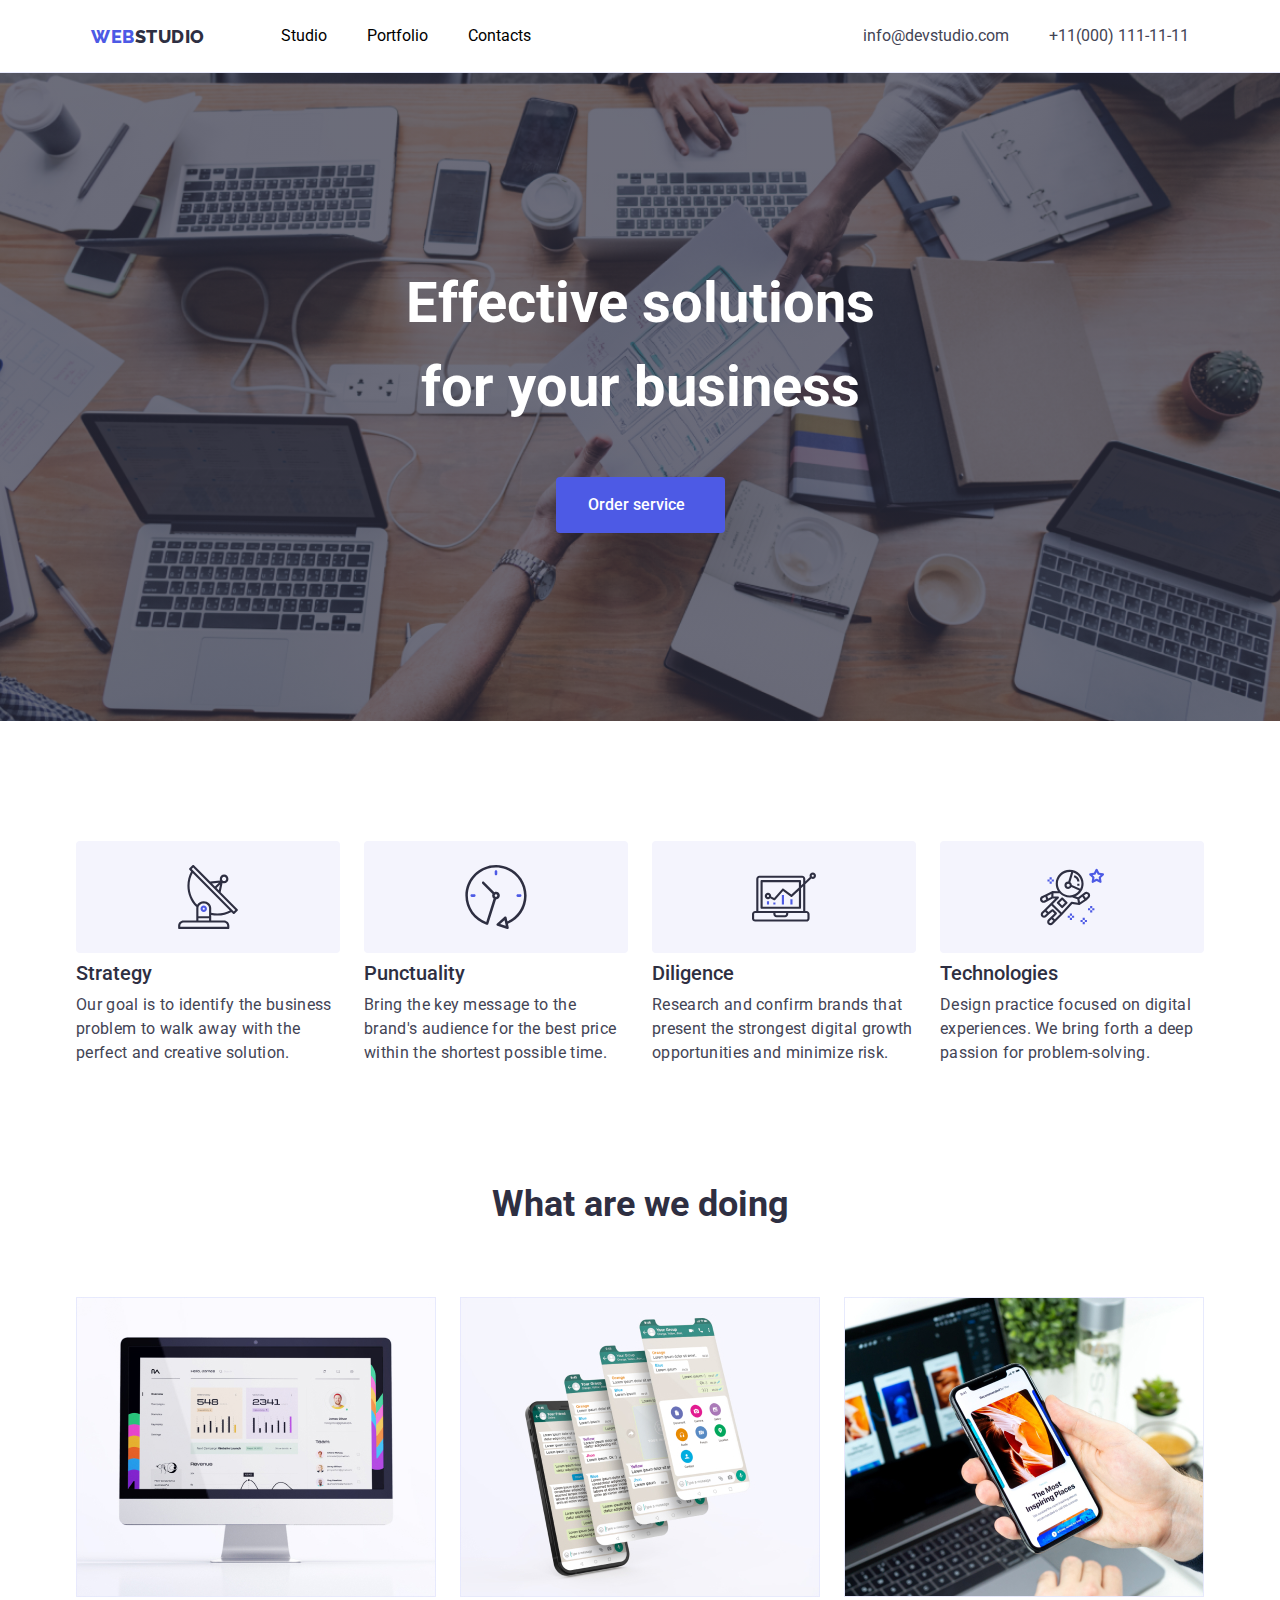
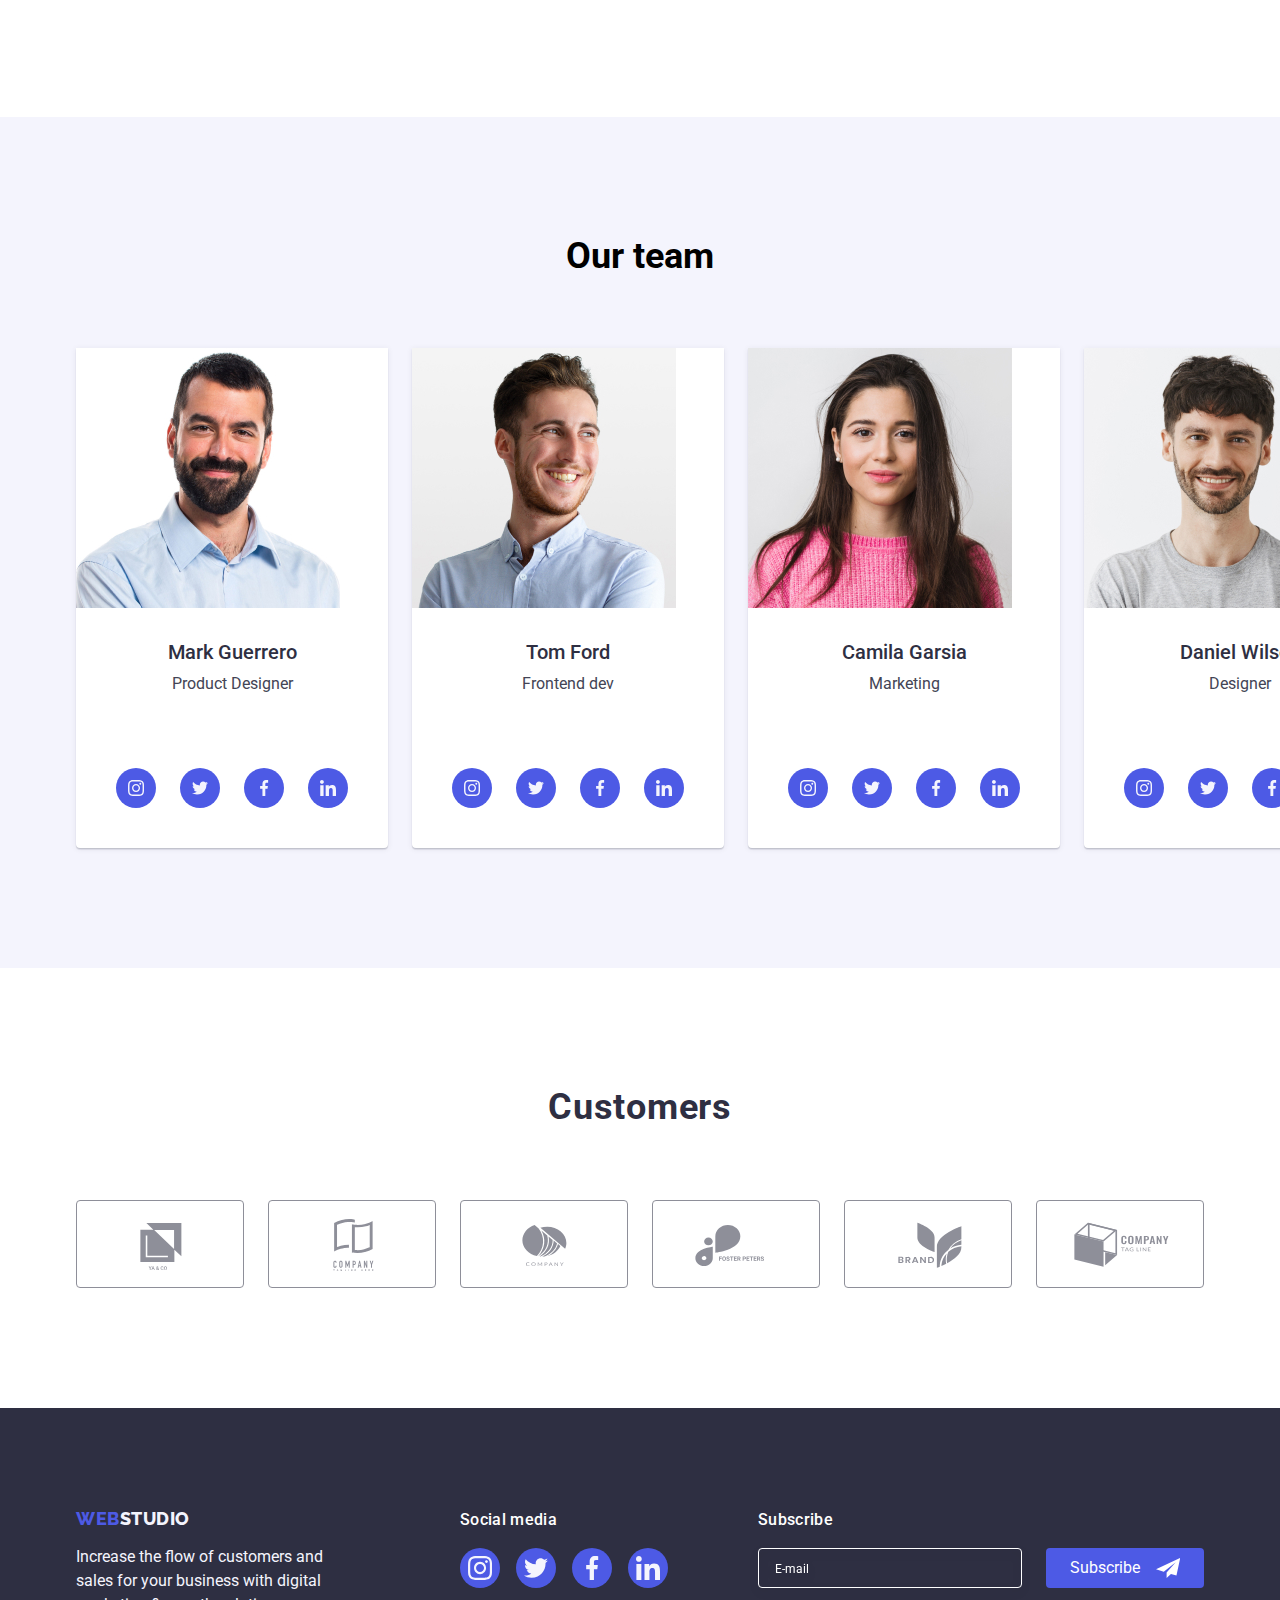
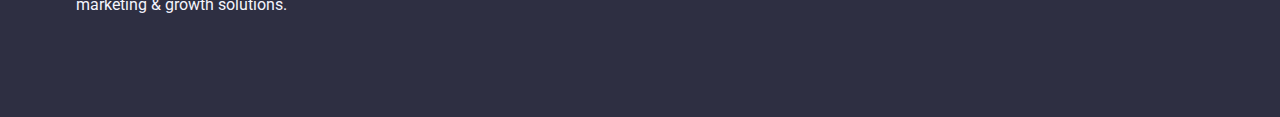
<file: index.html>
<!DOCTYPE html>
<html lang="en">
  <head>
    <meta charset="UTF-8" />
    <meta http-equiv="X-UA-Compatible" content="IE=edge" />
    <meta name="viewport" content="width=device-width, initial-scale=1.0" />
    <title>Web Studio</title>
    <link rel="preconnect" href="https://fonts.googleapis.com" />
    <link rel="preconnect" href="https://fonts.gstatic.com" crossorigin />
    <link
      href="https://fonts.googleapis.com/css2?family=Montserrat:wght@400;700&family=Raleway:wght@800&family=Roboto:wght@400;500;700&display=swap"
      rel="stylesheet"
    />
    <link
      rel="stylesheet"
      href="https://cdnjs.cloudflare.com/ajax/libs/modern-normalize/1.0.0/modern-normalize.min.css"
    />
    <link rel="stylesheet" href="./css/styles.css" />
  </head>
  <body>
    <!--Шапка сайту / Навігація-->
    <header class="header">
      <div class="container header-container">
        <nav class="nav-container">
          <a href="./index.html" class="header-logo link logo">
            <span class="logo-accent">Web</span>Studio</a
          >
          <ul class="site-nav header-list list-style">
            <li class="header-item">
              <a href="./index.html" class="link link-current">Studio</a>
            </li>
            <li class="header-item">
              <a href="./portfolio.html" class="link">Portfolio</a>
            </li>
            <li class="header-item"><a href="#" class="link">Contacts</a></li>
          </ul>
        </nav>

        <ul class="site-contacts list-style">
          <li>
            <a href="mailto:info@devstudio.com" class="email-style"
              >info@devstudio.com</a
            >
          </li>
          <li>
            <a href="tel:+110001111111" class="email-style"
              >+11(000) 111-11-11</a
            >
          </li>
        </ul>
      </div>
    </header>
    <main>
      <!--Герой-->
      <section class="hero">
        <div class="container">
          <h1 class="hero-title">Effective solutions for your business</h1>
          <button type="button" data-modal-open class="button">
            Order service
          </button>
        </div>
      </section>

      <!--Values-->
      <section class="section values">
        <!--Values icons-->
        <div class="container">
          <h2 class="visually-hidden">Our values</h2>
          <ul class="value-list list-style">
            <li class="value-item">
              <div class="thumb">
                <svg class="value-icon">
                  <use href="./images/sprite.svg#icon-antenna"></use>
                </svg>
              </div>
              <h3 class="value-title title">Strategy</h3>
              <p class="value-text text">
                Our goal is to identify the business problem to walk away with
                the perfect and creative solution.
              </p>
            </li>
            <li class="value-item">
              <div class="thumb">
                <svg class="value-icon">
                  <use href="./images/sprite.svg#icon-clock"></use>
                </svg>
              </div>
              <h3 class="value-title title">Punctuality</h3>
              <p class="value-text text">
                Bring the key message to the brand's audience for the best price
                within the shortest possible time.
              </p>
            </li>
            <li class="value-item">
              <div class="thumb">
                <svg class="value-icon">
                  <use href="./images/sprite.svg#icon-diagram"></use>
                </svg>
              </div>
              <h3 class="value-title title">Diligence</h3>
              <p class="value-text text">
                Research and confirm brands that present the strongest digital
                growth opportunities and minimize risk.
              </p>
            </li>
            <li class="value-item">
              <div class="thumb">
                <svg class="value-icon">
                  <use href="./images/sprite.svg#icon-astronaut"></use>
                </svg>
              </div>
              <h3 class="value-title title">Technologies</h3>
              <p class="value-text text">
                Design practice focused on digital experiences. We bring forth a
                deep passion for problem-solving.
              </p>
            </li>
          </ul>
        </div>
      </section>

      <!--What are we doing-->
      <section class="section doing">
        <div class="container">
          <h2 class="title-doing title">What are we doing</h2>
          <ul class="doing-list list-style">
            <li class="doing-item doing-first">
              <img
                src="./images/rectangle71(1).jpg"
                alt="computer"
                width="360"
                height="300"
              />
            </li>
            <li class="doing-item">
              <img
                src="./images/rectangle71(2).jpg"
                alt="mobile phone screen"
                width="360"
                height="300"
              />
            </li>
            <li class="doing-item">
              <img
                src="./images/rectangle71(3).jpg"
                alt="phone in hand"
                width="360"
                height="300"
              />
            </li>
          </ul>
        </div>
      </section>

      <!--Our team-->
      <section class="section section-team">
        <div class="container">
          <h2 class="title team-title">Our team</h2>
          <ul class="team-view list-style">
            <li class="team-elem">
              <img
                src="./images/pd.jpg"
                alt="portrait of Mark Guerrero"
                width="264"
                height="260"
              />
              <div class="img-box">
                <h3 class="name team-item-title">Mark Guerrero</h3>
                <p class="text">Product Designer</p>
              </div>
              <!--Social network icons-->
              <ul class="social-list list">
                <li class="social-list-item">
                  <a href="" class="social-list-link">
                    <svg class="social-list-icon" width="16" height="16">
                      <use href="./images/sprite.svg#icon-instagram"></use>
                    </svg>
                  </a>
                </li>
                <li class="social-list-item">
                  <a href="" class="social-list-link">
                    <svg class="social-list-icon" width="16" height="16">
                      <use href="./images/sprite.svg#icon-twitter1"></use>
                    </svg>
                  </a>
                </li>
                <li class="social-list-item">
                  <a href="" class="social-list-link">
                    <svg class="social-list-icon" width="16" height="16">
                      <use href="./images/sprite.svg#icon-facebook"></use>
                    </svg>
                  </a>
                </li>
                <li class="social-list-item">
                  <a href="" class="social-list-link">
                    <svg class="social-list-icon" width="16" height="16">
                      <use href="./images/sprite.svg#icon-linkedin"></use>
                    </svg>
                  </a>
                </li>
              </ul>
            </li>
            <li class="team-elem">
              <img
                src="./images/fd.jpg"
                alt="portrait of Tom Ford"
                width="264"
                height="260"
              />
              <div class="img-box">
                <h3 class="name team-item-title">Tom Ford</h3>
                <p class="text">Frontend dev</p>
              </div>
              <ul class="social-list list">
                <li class="social-list-item">
                  <a href="" class="social-list-link">
                    <svg class="social-list-icon" width="16" height="16">
                      <use href="./images/sprite.svg#icon-instagram"></use>
                    </svg>
                  </a>
                </li>
                <li class="social-list-item">
                  <a href="" class="social-list-link">
                    <svg class="social-list-icon" width="16" height="16">
                      <use href="./images/sprite.svg#icon-twitter1"></use>
                    </svg>
                  </a>
                </li>
                <li class="social-list-item">
                  <a href="" class="social-list-link">
                    <svg class="social-list-icon" width="16" height="16">
                      <use href="./images/sprite.svg#icon-facebook"></use>
                    </svg>
                  </a>
                </li>
                <li class="social-list-item">
                  <a href="" class="social-list-link">
                    <svg class="social-list-icon" width="16" height="16">
                      <use href="./images/sprite.svg#icon-linkedin"></use>
                    </svg>
                  </a>
                </li>
              </ul>
            </li>
            <li class="team-elem">
              <img
                src="./images/mg.jpg"
                alt="portrait of Camila Garsia"
                width="264"
                height="260"
              />
              <div class="img-box">
                <h3 class="name team-item-title">Camila Garsia</h3>
                <p class="text">Marketing</p>
              </div>
              <ul class="social-list list">
                <li class="social-list-item">
                  <a href="" class="social-list-link">
                    <svg class="social-list-icon" width="16" height="16">
                      <use href="./images/sprite.svg#icon-instagram"></use>
                    </svg>
                  </a>
                </li>
                <li class="social-list-item">
                  <a href="" class="social-list-link">
                    <svg class="social-list-icon" width="16" height="16">
                      <use href="./images/sprite.svg#icon-twitter1"></use>
                    </svg>
                  </a>
                </li>
                <li class="social-list-item">
                  <a href="" class="social-list-link">
                    <svg class="social-list-icon" width="16" height="16">
                      <use href="./images/sprite.svg#icon-facebook"></use>
                    </svg>
                  </a>
                </li>
                <li class="social-list-item">
                  <a href="" class="social-list-link">
                    <svg class="social-list-icon" width="16" height="16">
                      <use href="./images/sprite.svg#icon-linkedin"></use>
                    </svg>
                  </a>
                </li>
              </ul>
            </li>
            <li class="team-elem">
              <img
                src="./images/uid.jpg"
                alt="portrait of Daniel Wilson"
                width="264"
                height="260"
              />
              <div class="img-box">
                <h3 class="name team-item-title">Daniel Wilson</h3>
                <p class="text">Designer</p>
              </div>
              <ul class="social-list list">
                <li class="social-list-item">
                  <a href="" class="social-list-link">
                    <svg class="social-list-icon" width="16" height="16">
                      <use href="./images/sprite.svg#icon-instagram"></use>
                    </svg>
                  </a>
                </li>
                <li class="social-list-item">
                  <a href="" class="social-list-link">
                    <svg class="social-list-icon" width="16" height="16">
                      <use href="./images/sprite.svg#icon-twitter1"></use>
                    </svg>
                  </a>
                </li>
                <li class="social-list-item">
                  <a href="" class="social-list-link">
                    <svg class="social-list-icon" width="16" height="16">
                      <use href="./images/sprite.svg#icon-facebook"></use>
                    </svg>
                  </a>
                </li>
                <li class="social-list-item">
                  <a href="" class="social-list-link">
                    <svg class="social-list-icon" width="16" height="16">
                      <use href="./images/sprite.svg#icon-linkedin"></use>
                    </svg>
                  </a>
                </li>
              </ul>
            </li>
          </ul>
        </div>
      </section>
      <!--Customers-->
      <section class="customers">
        <div class="container customers-container">
          <h2 class="customers-title title">Customers</h2>
          <ul class="customers-list list">
            <li class="customers-list-item">
              <a href="" class="customers-list-link">
                <svg class="customers-list-icon" width="104" height="56">
                  <use href="./images/sprite.svg#icon-Logo-client1"></use>
                </svg>
              </a>
            </li>
            <li class="customers-list-item">
              <a href="" class="customers-list-link">
                <svg class="customers-list-icon" width="104" height="56">
                  <use href="./images/sprite.svg#icon-Logo-client2"></use>
                </svg>
              </a>
            </li>
            <li class="customers-list-item">
              <a href="" class="customers-list-link">
                <svg class="customers-list-icon" width="104" height="56">
                  <use href="./images/sprite.svg#icon-Logo-client3"></use>
                </svg>
              </a>
            </li>
            <li class="customers-list-item">
              <a href="" class="customers-list-link">
                <svg class="customers-list-icon" width="104" height="56">
                  <use href="./images/sprite.svg#icon-Logo-client4"></use>
                </svg>
              </a>
            </li>
            <li class="customers-list-item">
              <a href="" class="customers-list-link">
                <svg class="customers-list-icon" width="104" height="56">
                  <use href="./images/sprite.svg#icon-Logo-client5"></use>
                </svg>
              </a>
            </li>
            <li class="customers-list-item">
              <a href="" class="customers-list-link">
                <svg class="customers-list-icon" width="104" height="56">
                  <use href="./images/sprite.svg#icon-Logo-client6"></use>
                </svg>
              </a>
            </li>
          </ul>
        </div>
      </section>
    </main>

    <!--Footer-->
    <footer class="footer">
      <div class="container footer-container">
        <div class="footer-main">
          <a href="./index.html" class="logo logo-accent web"
            >Web<span class="logo studio-white">Studio</span></a
          >
          <p class="footer-text">
            Increase the flow of customers and sales for your business with
            digital marketing & growth solutions.
          </p>
        </div>
        <!--Footer-Social media-->
        <div class="box-media">
          <h3 class="title smf-title">Social media</h3>
          <ul class="media-list list">
            <li class="icon-item">
              <a class="footer-link" href="#">
                <svg class="footer-icon" width="24" height="24">
                  <use href="./images/sprite.svg#icon-instagram"></use>
                </svg>
              </a>
            </li>
            <li class="icon-item">
              <a class="footer-link" href="#">
                <svg class="footer-icon" width="24" height="24">
                  <use href="./images/sprite.svg#icon-twitter1"></use>
                </svg>
              </a>
            </li>
            <li class="icon-item">
              <a class="footer-link" href="#">
                <svg class="footer-icon" width="24" height="24">
                  <use href="./images/sprite.svg#icon-facebook"></use>
                </svg>
              </a>
            </li>
            <li class="icon-item">
              <a class="footer-link" href="#">
                <svg class="footer-icon" width="24" height="24">
                  <use href="./images/sprite.svg#icon-linkedin"></use>
                </svg>
              </a>
            </li>
          </ul>
        </div>
        <!--Subscribe in footer-->
        <div class="infoot-subs">
          <h3 class="title smf-title">Subscribe</h3>
          <form class="subsform">
            <input type="text" class="subs-input" placeholder="E-mail">
            <button class="subsbut">Subscribe <svg class="footer-icon" width="24" height="24">
                  <use href="./images/sprite.svg#icon-hw6-icon-send"></use>
                </svg> </button>
          </form>

        </div>
      </div>
    </footer>
    <!--Modal-->
    <div class="backdrop is-hidden" data-modal>
      <div class="modalwindow">
        <button type="button" data-modal-close class="button-close">
          <svg class="modal-close-icon" width="8" height="8">
            <use href="./images/sprite.svg#icon-close-black"></use>
          </svg>
        </button>

        <form class="contact-form">
          
          <!--New in Modal-->
          <!--Це заголовок модала і вікно імя-->
          <p class="modal-header">Leave your contacts and we will call you back</p>
					<div class="form-group">
						<label for="user-name" class="label-title">Name</label>
						<div class="form-control">
							<input type="text" class="contact-form-input" name="user_name" id="user-name" required />
							<svg class="contact-icon-input" width="18" height="24">
								<use href="./images/sprite.svg#icon-hw6-person-black"></use>
							</svg>
						</div>

            </div>
            <div class="form-group">
						<label for="user-phone" class="label-title">Phone</label>
						<div class="form-control">
							<input type="tel" class="contact-form-input" name="user_phone" id="user-phone" required />
							<svg class="contact-icon-input" width="18" height="24">
								<use href="./images/sprite.svg#icon-hw6-phone-black"></use>
							</svg>
						</div>
					</div>

            <div class="form-group">
						<label for="user-email" class="label-title">Email</label>
						<div class="form-control">
							<input type="email" class="contact-form-input" name="user_email" id="user-email" 
              required />
							<svg class="contact-icon-input" width="18" height="24">
								<use href="./images/sprite.svg#icon-hw6-black-email"></use>
							</svg>
						</div>
					</div>

					<label for="user-message" class="label-title">Comment</label>
					<textarea
						name="user-message"
						id="user-message"
						class="contact-form-message"
						placeholder="Text input"
					></textarea>

					<div class="checkbox-title">
						<label class="checkbox-desr">
            <input type="checkbox" class="checkbox visually-hidden" />
            <span class="custom-checkbox"></span>
            I accept the terms and conditions of the
							<a href="#" class="checkbox-desr-link">Privacy Policy</a>
          </label>
						
					</div>
      <div class="sendbut" >
      <button class="submit-button">
            Send
          </button>
          </div>
        </form>
      

     
    </div>

    <script src="./js/modal.js"></script>
  </body>
</html>
</file>
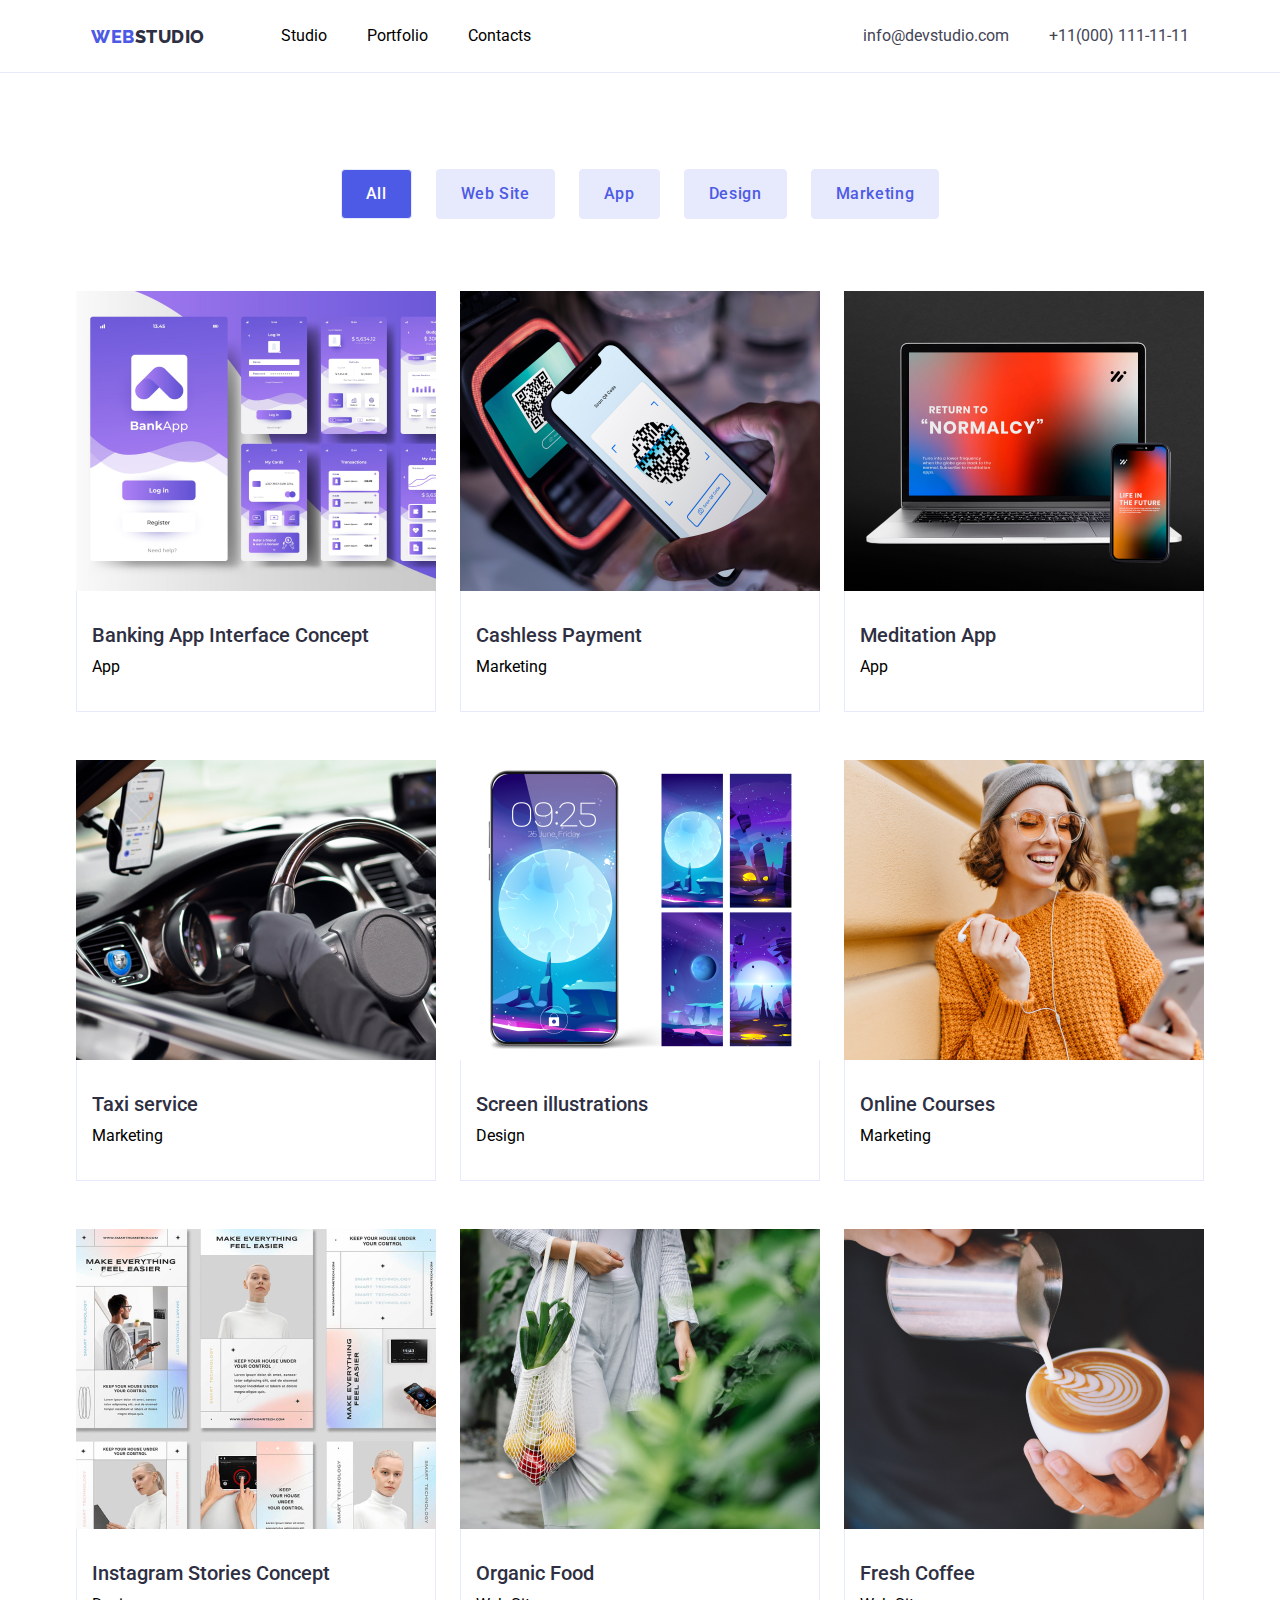
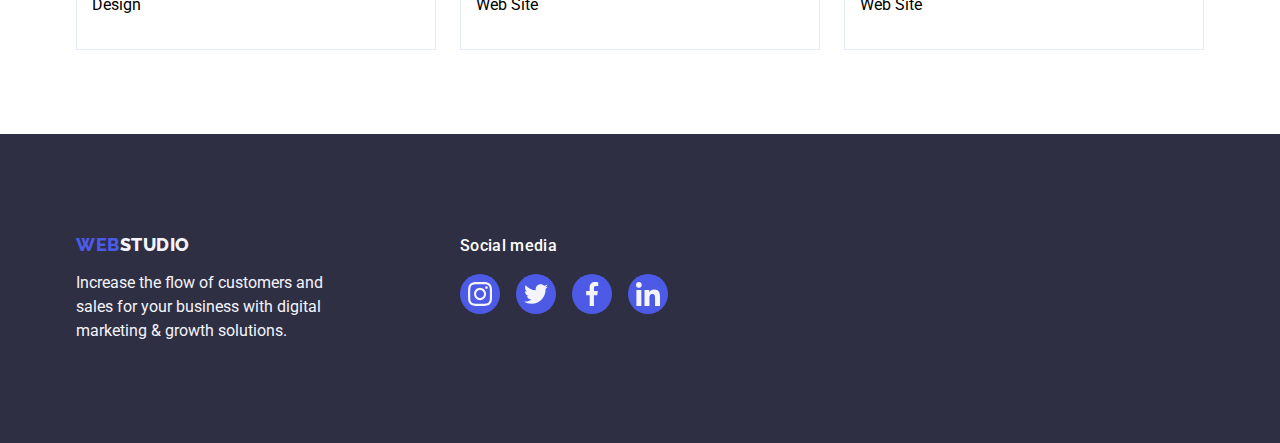
<file: portfolio.html>
<!DOCTYPE html>
<html lang="en">
  <head>
    <meta charset="UTF-8" />
    <meta http-equiv="X-UA-Compatible" content="IE=edge" />
    <meta name="viewport" content="width=device-width, initial-scale=1.0" />
    <title>Document</title>
    <link rel="preconnect" href="https://fonts.googleapis.com" />
    <link rel="preconnect" href="https://fonts.gstatic.com" crossorigin />
    <link
      href="https://fonts.googleapis.com/css2?family=Montserrat:wght@400;700&family=Raleway:wght@800&family=Roboto:wght@400;500;700&display=swap"
      rel="stylesheet"
    />
    <link
      rel="stylesheet"
      href="https://cdnjs.cloudflare.com/ajax/libs/modern-normalize/1.0.0/modern-normalize.min.css"
    />
    <link rel="stylesheet" href="./css/styles.css" />
  </head>
  <body>
    <!--Шапка сайту-->
    <header class="header">
      <div class="container header-container">
        <nav class="nav-container">
          <a href="./index.html" class="header-logo link logo">
            <span class="logo-accent">Web</span>Studio</a
          >
          <ul class="site-nav header-list list-style">
            <li class="header-item">
              <a href="./index.html" class="link link-current">Studio</a>
            </li>
            <li class="header-item">
              <a href="./portfolio.html" class="link">Portfolio</a>
            </li>
            <li class="header-item"><a href="#" class="link">Contacts</a></li>
          </ul>
        </nav>

        <ul class="site-contacts list-style">
          <li>
            <a href="mailto:info@devstudio.com" class="email-style"
              >info@devstudio.com</a
            >
          </li>
          <li>
            <a href="tel:+110001111111" class="email-style"
              >+11(000) 111-11-11</a
            >
          </li>
        </ul>
      </div>
    </header>
    <main>
      <section class="section portfolio">
        <div class="container">
          <h1 class="visually-hidden">Portfolio</h1>
          <!-- Filter -->
          <ul class="portfolio-btns-list list-style">
            <li>
              <button type="button" class="button-filter-all">All</button>
            </li>
            <li>
              <button type="button" class="button-filter">Web Site</button>
            </li>
            <li><button type="button" class="button-filter">App</button></li>
            <li><button type="button" class="button-filter">Design</button></li>
            <li>
              <button type="button" class="button-filter">Marketing</button>
            </li>
          </ul>

          <!-- Приклади робіт -->

          <ul class="list-style example">
            <li class="portfolio-item">
              <img
                src="./images/hw2pf1.jpg"
                alt="screen pictures"
                width="360"
                height="300"
              />
              <div class="portfolio-box">
                <h2 class="company">Banking App Interface Concept</h2>
                <p class="text type portfolio-text">App</p>
              </div>
            </li>
            <li class="portfolio-item">
              <img
                src="./images/hw2pf2cashless.jpg"
                alt="two screens with QR codes"
                width="360"
                height="300"
              />
              <div class="portfolio-box">
                <h2 class="company">Cashless Payment</h2>
                <p class="text type portfolio-text">Marketing</p>
              </div>
            </li>
            <li class="portfolio-item">
              <img
                src="./images/hw2pf3meditation.jpg"
                alt="opened laptop screen"
                width="360"
                height="300"
              />
              <div class="portfolio-box">
                <h2 class="company">Meditation App</h2>
                <p class="text type portfolio-text">App</p>
              </div>
            </li>
            <li class="portfolio-item">
              <img
                src="./images/hw2pf4taxi.jpg"
                alt="part of the car interior"
                width="360"
                height="300"
              />
              <div class="portfolio-box">
                <h2 class="company">Taxi service</h2>
                <p class="text type portfolio-text">Marketing</p>
              </div>
            </li>
            <li class="portfolio-item">
              <img
                src="./images/hw2pf5screen.jpg"
                alt="phone screens with example of illustrations"
                width="360"
                height="300"
              />
              <div class="portfolio-box">
                <h2 class="company">Screen illustrations</h2>
                <p class="text type portfolio-text">Design</p>
              </div>
            </li>
            <li class="portfolio-item">
              <img
                src="./images/hw2pf6online.jpg"
                alt="Smiling yong woman in yellow sweater"
                width="360"
                height="300"
              />
              <div class="portfolio-box">
                <h2 class="company">Online Courses</h2>
                <p class="text type portfolio-text">Marketing</p>
              </div>
            </li>
            <li class="portfolio-item">
              <img
                src="./images/hw2pf7insta.jpg"
                alt="instagram storie pictures"
                width="360"
                height="300"
              />
              <div class="portfolio-box">
                <h2 class="company">Instagram Stories Concept</h2>
                <p class="text type portfolio-text">Design</p>
              </div>
            </li>
            <li class="portfolio-item">
              <img
                src="./images/hw2pf8organic.jpg"
                alt="woman with eco/bag filled with vegetables"
                width="360"
                height="300"
              />
              <div class="portfolio-box">
                <h2 class="company">Organic Food</h2>
                <p class="text type portfolio-text">Web Site</p>
              </div>
            </li>
            <li class="portfolio-item">
              <img
                src="./images/hw2pf9fresh.jpg"
                alt="barista pouring frothed milk over coffee"
                width="360"
                height="300"
              />
              <div class="portfolio-box">
                <h2 class="company">Fresh Coffee</h2>
                <p class="text type portfolio-text">Web Site</p>
              </div>
            </li>
          </ul>
        </div>
      </section>
    </main>

    <!--Footer-->
    <footer class="footer">
      <div class="container footer-container">
        <div class="footer-main">
          <a href="./index.html" class="logo logo-accent web"
            >Web<span class="logo studio-white">Studio</span></a
          >
          <p class="footer-text">
            Increase the flow of customers and sales for your business with
            digital marketing & growth solutions.
          </p>
        </div>
        <!--Footer-Social media-->
        <div class="box-media">
          <h3 class="title smf-title">Social media</h3>
          <ul class="media-list list">
            <li class="icon-item">
              <a class="footer-link" href="#">
                <svg class="footer-icon" width="24" height="24">
                  <use href="./images/sprite.svg#icon-instagram"></use>
                </svg>
              </a>
            </li>
            <li class="icon-item">
              <a class="footer-link" href="#">
                <svg class="footer-icon" width="24" height="24">
                  <use href="./images/sprite.svg#icon-twitter1"></use>
                </svg>
              </a>
            </li>
            <li class="icon-item">
              <a class="footer-link" href="#">
                <svg class="footer-icon" width="24" height="24">
                  <use href="./images/sprite.svg#icon-facebook"></use>
                </svg>
              </a>
            </li>
            <li class="icon-item">
              <a class="footer-link" href="#">
                <svg class="footer-icon" width="24" height="24">
                  <use href="./images/sprite.svg#icon-linkedin"></use>
                </svg>
              </a>
            </li>
          </ul>
        </div>
      </div>
    </footer>
  </body>
</html>
</file>
<file: css/styles.css>
:root {
  --primary-text-color: rgba(67, 68, 85, 1);
  --title-text-color: rgba(46, 47, 66, 1);
  --accent-color: rgba(77, 90, 229, 1);
  --hero-text-color: (255, 255, 255, 1);
}
h1,
h2,
h3,
h4,
h5,
h6,
p {
  margin: 0;
}
a {
  text-decoration: none;
}
ul {
  list-style: none;
  margin: 0;
  padding: 0;
}
img {
  display: block;
}
/* Body */
body {
  background-color: var(--hero-text-color);
  font-family: "Roboto", sans-serif;
}

.container {
  max-width: 1158px;
  padding: 0 15px;
  margin: 0 auto;
}
.visually-hidden {
  position: absolute;
  width: 1px;
  height: 1px;
  margin: -1px;
  border: 0;
  padding: 0;
  white-space: nowrap;
  clip-path: inset(100%);
  clip: rect(0 0 0 0);
  overflow: hidden;
}

.section {
  padding-top: 120px;
  padding-bottom: 120px;
  text-align: center;
}

/* Header /Navigation*/
header {
  background-color: var(--hero-text-color);
}
.header {
  display: flex;
  align-items: center;
  justify-content: space-between;
  padding-top: 24px;
  padding-bottom: 24px;
  border-bottom: 1px solid #e7e9fc;
}
.header-container {
  display: flex;
  justify-content: space-between;
  align-items: center;
}
.nav-container {
  display: flex;
  margin-right: 332px;
}
.site-contacts {
  display: flex;
  align-items: center;
  gap: 40px;
}
.email-style {
  text-decoration: none;
  color: #434455;
}
.email-style:hover .email-style:focus {
  color: #404bbf;
}

/* site-nav */
.header-list {
  display: flex;
  gap: 40px;
  margin: 0;
  list-style: none;
  align-items: center;
}
.site-nav .link {
  color: var(--hero-bg-color);
  font-family: "Roboto";
  font-style: normal;
  font-weight: 400;
  font-size: 16px;
  line-height: calc(24 / 16);
}

.site-nav .link:hover,
.site-nav .link:focus,
.site-nav .link-current,
.site-contacts .link:hover,
.site-contacts .link:focus,
.adress .link:hover,
.adress .link:focus {
  color: var(--hero-bg-color);
}

.site-contacts .link {
  color: var(--title-text-color);
  font-family: "Roboto";
  font-style: normal;
  font-weight: 400;
  font-size: 16px;
  line-height: calc(24 / 16);
}
/* reset decor settings */

.link {
  text-decoration: none;
}
/* Logo */
.logo {
  text-transform: uppercase;
  font-family: "Raleway";
  font-style: normal;
  font-weight: 800;
  font-size: 18px;
  line-height: calc(21 / 18);
  display: flex;
  align-items: center;
  letter-spacing: 0.03em;
}

.logo-accent {
  color: var(--accent-color);
}

.header-logo {
  margin-right: 76px;
  color: var(--title-text-color);
}

.footer-logo {
  color: var(--hero-text-color);
}
/* Hero */
.hero {
  background-color: #2e2f42;
  text-align: center;
  padding: 188px 0;
  background-image: linear-gradient(
      rgba(46, 47, 66, 0.7),
      rgba(46, 47, 66, 0.7)
    ),
    url("../images/bgdhero.jpg");
  background-repeat: no-repeat;
  background-position: center;
  background-size: cover;
  max-width: 1440px;
  margin: 0 auto;
}

.hero-title {
  color: white;
  font-family: "Roboto";
  font-style: normal;
  font-weight: 700;
  font-size: 56px;
  line-height: calc(24 / 16);

  margin-bottom: 48px;
  margin-right: auto;
  margin-left: auto;
  max-width: 496px;
}

/* Buttons */
.button {
  color: white;
  display: flex;
  background-color: var(--accent-color);
  cursor: pointer;
  font-family: inherit;
  font-style: normal;
  font-weight: 500;
  font-size: 16px;
  line-height: calc(24 / 16);
  padding: 16px 32px;
  margin-right: auto;
  margin-left: auto;
  gap: 10px;
  border-radius: 4px;
  border: none;
  min-width: 169px;
  /* box-shadow: 0px 4px 4px rgba(0, 0, 0, 0.15); */
}
.button:hover,
.button:focus {
  background: #404bbf;
}

/* Values */
.value-item {
  flex-basis: calc((100% - 3 * 24px) / 4);
}
.value-title {
  margin-bottom: 8px;
  font-weight: 500;
  font-size: 20px;
  line-height: 1.2;
  color: #2e2f42;
  text-align: left;
}
.value-text {
  text-align: left;
  min-width: 264px;
  font-family: "Roboto";
  font-style: normal;
  font-weight: 400;
  font-size: 16px;
  line-height: 1.5;
  letter-spacing: 0.02em;
  color: #434455;
}

.value-list {
  display: flex;
  gap: 24px;
}
/* Value icons */
.thumb {
  display: flex;
  align-items: center;
  justify-content: center;
  height: 112px;
  margin-bottom: 8px;
  background: #f4f4fd;
  border-radius: 4px;
}

.value-icon {
  display: inline-block;
  width: 64px;
  height: 64px;
}

/* What are we doing */
.doing {
  padding-top: 0;
}
.title-doing {
  font-weight: 700;
  font-size: 36px;
  line-height: 1.1;
  color: #2e2f42;
  margin-bottom: 72px;
}
.doing-list {
  display: flex;
  gap: 24px;
}

/* Our Team */
.section-team .name {
  font-family: "Roboto";
  font-style: normal;
  font-weight: 500;
  font-size: 20px;
  line-height: calc(24 / 20);
  color: var(--title-text-color);
}
.section-team {
  background-color: #f4f4fd;
}
.section-team .text {
  font-family: "Roboto";
  font-style: normal;
  font-weight: 400;
  font-size: 16px;
  line-height: calc(24 / 16);
  color: var(--primary-text-color);
}
.team-view {
  display: flex;
  gap: 24px;
}
.img-box {
  padding: 32px 16px;
  text-align: center;
  border-top: none;
}
.team-title {
  font-weight: 700;
  font-size: 36px;
  line-height: 1.1;
  margin-bottom: 72px;
}
.team-item-title {
  font-weight: 500;
  font-size: 20px;
  line-height: 1.2;
  color: #2e2f42;
  margin-bottom: 8px;
}
.team-elem {
  background-color: white;
  flex-basis: calc((100% - 3 * 24px) / 4);
  box-shadow: 0px 1px 6px rgba(46, 47, 66, 0.08),
    0px 1px 1px rgba(46, 47, 66, 0.16), 0px 2px 1px rgba(46, 47, 66, 0.08);
  border-radius: 0px 0px 4px 4px;
}
.social-list {
  display: flex;
  justify-content: center;
  gap: 24px;
  padding: 40px;
}
.social-list-icon {
  fill: #f4f4fd;
}
.social-list-link {
  display: flex;
  justify-content: center;
  align-items: center;
  width: 40px;
  height: 40px;
  border-radius: 50%;
  background-color: #4d5ae5;
}

.social-list-link:hover,
.social-list-link:focus {
  background-color: #404bbf;
}

/* Portfolio*/
.portfolio {
  padding-top: 96px;
  padding-bottom: 84px;
}
.portfolio-btns-list {
  display: flex;
  gap: 24px;
  justify-content: center;
  margin-bottom: 72px;
}
.button-filter-all {
  background-color: #4d5ae5;
  color: white;
  cursor: pointer;
  font-family: "Roboto";
  font-style: normal;
  font-weight: 500;
  font-size: 16px;
  line-height: calc(24 / 16);
  letter-spacing: 0.04em;
  padding: 12px 24px;
  border: 1px solid #e7e9fc;
  border-radius: 4px;
}

.button-filter {
  background-color: #e7e9fc;
  color: #4d5ae5;
  cursor: pointer;
  font-family: "Roboto";
  font-style: normal;
  font-weight: 500;
  font-size: 16px;
  line-height: calc(24 / 16);
  letter-spacing: 0.04em;
  padding: 12px 24px;
  border: 1px solid #e7e9fc;
  border-radius: 4px;
}

.button-filter:hover,
.button-filter:focus {
  color: white;
  background-color: var(--accent-color);
}
.example .company {
  font-family: "Roboto";
  font-style: normal;
  font-weight: 500;
  font-size: 20px;
  line-height: calc(24 / 20);
}
.company {
  font-weight: 500;
  font-size: 20px;
  line-height: 1.2;
  color: #2e2f42;
  margin-bottom: 8px;
}

.example .type {
  font-family: "Roboto";
  font-style: normal;
  font-weight: 400;
  font-size: 16px;
  line-height: calc(24 / 16);
}
.example {
  display: flex;
  gap: 24px;
  padding-left: 0;
  margin-right: 0;
  column-gap: 24px;
  row-gap: 48px;
  flex-wrap: wrap;
  flex-basis: calc((100%-48px) / 3);
  /* gap: 24px; */
}
.portfolio-box {
  text-align: left;
  border: 1px solid #e7e9fc;
  border-top: none;
  margin: 0;
  padding: 32px 15px;
}

/* Customers*/
.customers {
  padding: 120px 0;
}
.customers-title {
  margin-bottom: 72px;
  font-size: 36px;
  line-height: 1.1;
  text-align: center;
  letter-spacing: 0.02em;
  text-transform: capitalize;
  color: #2e2f42;
}
.customers-list {
  display: flex;
  gap: 24px;
}
.customers-list-item {
  width: 168px;
  height: 88px;
}
.customers-list-link {
  display: flex;
  justify-content: center;
  align-items: center;
  width: 100%;
  height: 100%;
  border: 1px solid #8e8f99;
  border-radius: 4px;
}
.customers-list-link:hover {
  border-color: #404bbf;
}
.customers-list-link:focus {
  border-color: #404bbf;
}
.customers-list-link:hover .customers-list-icon {
  fill: #404bbf;
}
.customers-list-link:focus .customers-list-icon {
  fill: #404bbf;
}
.customers-list-icon {
  fill: #8e8f99;
}

/* Footer */
.footer {
  padding-top: 100px;
  padding-bottom: 100px;
  background-color: #2e2f42;
}
.studio-white {
  color: #f4f4fd;
}
.footer-text {
  color: #e7e9fc;
  font-size: 16px;
  line-height: 24px;
  font-weight: 400;
}
.footer-logo {
  color: #e7e9fc;
  text-decoration: none;
}
a {
  text-decoration: none;
}
.footer-container {
  display: flex;
}
.footer-text {
  color: #f4f4fd;
  max-width: 264px;
  text-align: left;
  margin-top: 16px;
}
/* Footer-Social media*/

.smf-title {
  margin-bottom: 16px;
  font-weight: 500;
  font-size: 16px;
  line-height: 1.5;
  letter-spacing: 0.02em;
  color: #ffffff;
}

.box-media {
  margin-left: 120px;
}
.media-list {
  width: 208px;
  height: 80px;
  display: flex;
  padding: 0px;
  gap: 16px;
  width: 208px;
  height: 40px;
}
.footer-link {
  display: flex;
  align-items: center;
  justify-content: center;
  border-radius: 50%;
  width: 40px;
  height: 40px;
  background: #4d5ae5;
}

.footer-link:hover {
  background-color: #31d0aa;
}
.footer-link:focus {
  background-color: #31d0aa;
}

.footer-icon {
  fill: #f4f4fd;
}

.infoot-subs {
  margin-left: auto;
}
.subs-input {
  border: 1px solid #ffffff;
  filter: drop-shadow(0px 4px 4px rgba(0, 0, 0, 0.15));
  border-radius: 4px;
  background-color: transparent;
  width: 264px;
  height: 40px;
  padding: 8px 16px;
  outline: none;
}

.subs-input:focus {
  border-color: #4d5ae5;
}
.subs-input::placeholder {
  font-family: "Roboto";
  font-style: normal;
  font-weight: 400;
  font-size: 12px;
  line-height: 24px;
  color: #ffffff;
}
.subsbut {
  background: #4d5ae5;
  border-radius: 4px;
  display: flex;
  flex-direction: row;
  justify-content: center;
  align-items: center;
  padding: 8px 24px;
  gap: 16px;
  border: none;
  color: white;
  transition: background 250ms cubic-bezier(0.4, 0, 0.2, 1);
}
.subsbut:hover,
.subsbut:focus {
  background: #404bbf;
}
.subsform {
  display: flex;
  gap: 24px;
}
/* Modal */
.backdrop {
  position: fixed;
  left: 0px;
  top: 0px;
  width: 100vw;
  height: 100vh;
  background: rgba(46, 47, 66, 0.4);
  transition: visibility 250ms cubic-bezier(0.4, 0, 0.2, 1),
    opacity 250ms cubic-bezier(0.4, 0, 0.2, 1);
}
.is-hidden {
  visibility: hidden;
  opacity: 0;
  pointer-events: none;
}

.modalwindow {
  position: absolute;
  width: 408px;
  height: 584px;
  left: 50%;
  top: 50%;
  background-color: #f4f4fd;
  transform: translate(-50%, -50%);
  box-shadow: 0px 1px 1px rgba(0, 0, 0, 0.14), 0px 1px 3px rgba(0, 0, 0, 0.12),
    0px 2px 1px rgba(0, 0, 0, 0.2);
  border-radius: 4px;
  padding: 72px 24px 24px;
}

.button-close {
  position: absolute;
  width: 24px;
  height: 24px;
  right: 24px;
  top: 24px;
  transition: background 250ms cubic-bezier(0.4, 0, 0.2, 1),
    border 250ms cubic-bezier(0.4, 0, 0.2, 1);
  padding: 0;
  cursor: pointer;
  border-radius: 50%;
  display: flex;
  justify-content: center;
  align-items: center;

  background: #e7e9fc;
  border: 1px solid rgba(0, 0, 0, 0.1);
}
.button-close:hover,
.button-close:focus {
  background: #404bbf;
  border: transparent;
}

.custom-checkbox {
  display: inline-block;
  margin-right: 8px;
  position: relative;
  top: 2px;

  width: 16px;
  height: 16px;
  border: 1px solid rgba(46, 47, 66, 0.4);
  border-radius: 2px;
}
.checkbox:checked + .custom-checkbox {
  background-image: url(../images/Butaforbutton.svg);
  background-position: center;
}

.modal-header {
  margin-bottom: 16px;
  font-weight: 500;
  font-size: 16px;
  line-height: 1.5;
  text-align: center;
  letter-spacing: 0.02em;
  color: #2e2f42;
}
.contact-form-input {
  width: 100%;
  height: 40px;
  border: 1px solid rgba(33, 33, 33, 0.2);
  border-radius: 4px;
  padding: 11px 38px 11px;
  outline: transparent;
  transition: border-color 250ms cubic-bezier(0.4, 0, 0.2, 1);
}
.contact-form-input:focus,
.contact-form-message:focus {
  border-color: #4d5ae5;
}

.contact-form-input:focus + .contact-icon-input {
  fill: #4d5ae5;
}

.contact-form-input,
.contact-form-message {
  outline: none;
}
.label-title {
  display: block;
  font-size: 12px;
  line-height: 1.16;
  letter-spacing: 0.04em;
  color: #8e8f99;
  margin-bottom: 4px;
}

.contact-form-message {
  padding: 8px 16px;
  width: 100%;
  height: 120px;
  resize: none;
  border: 1px solid rgba(33, 33, 33, 0.2);
  border-radius: 4px;
  outline: transparent;
  transition: border-color 250ms cubic-bezier(0.4, 0, 0.2, 1);
}

.contact-form-message::placeholder {
  font-weight: 400;
  font-size: 12px;
  line-height: 1.33;
  letter-spacing: 0.04em;
  color: rgba(117, 117, 117, 0.5);
}

.form-control {
  position: relative;
}

.form-group {
  margin-bottom: 8px;
}
.contact-icon-input {
  position: absolute;
  left: 16px;
  top: 50%;
  transform: translateY(-50%);
  transition: fill 250ms cubic-bezier(0.4, 0, 0.2, 1);
}

.checkbox-title {
  display: flex;
  margin-bottom: 24px;
  margin-top: 16px;
}

.checkbox-desr {
  font-size: 12px;
  line-height: 1.33;
  letter-spacing: 0.04em;
  color: #757575;
}

.privacy-check:checked + .checkbox-desr::before {
  display: block;
  background: var(--active-link-color);
  background-position: center;
  border: transparent;
  background-image: url(../images/???????.svg);
  background-repeat: no-repeat;
}

.checkbox-desr-link {
  font-size: 12px;
  line-height: 1.33;
  letter-spacing: 0.04em;
  text-decoration-line: underline;
  color: #4d5ae5;
}

.submit-button {
  padding: 16px 32px;
  min-width: 169px;
  background: #4d5ae5;
  box-shadow: 0px 4px 4px rgba(0, 0, 0, 0.15);
  border-radius: 4px;
  border: none;
  color: #ffffff;
  transition: background 250ms cubic-bezier(0.4, 0, 0.2, 1);
}

.submit-button:hover,
.submit-button:focus {
  background: #404bbf;
}
.sendbut {
  text-align: center;
}
/* Visually hidden */
.visually-hidden {
  position: absolute;
  width: 1px;
  height: 1px;
  margin: -1px;
  border: 0;
  padding: 0;
  white-space: nowrap;
  clip-path: inset(100%);
  clip: rect(0 0 0 0);
  overflow: hidden;
}
/* колір основного тексту #ffffff */

/* колір бекграунду ефектів солюжн #2E2F42 */

/* колір кнопки ордер сервіс #4D5AE5 */

/* колір заголовку що ми робимо #2E2F42 */

/* колір дрібного тексту #434455 */

/* колір бекграунду наша команда #F4F4FD */

/* колір бекграунду хедер #E7E9FC */
</file>
